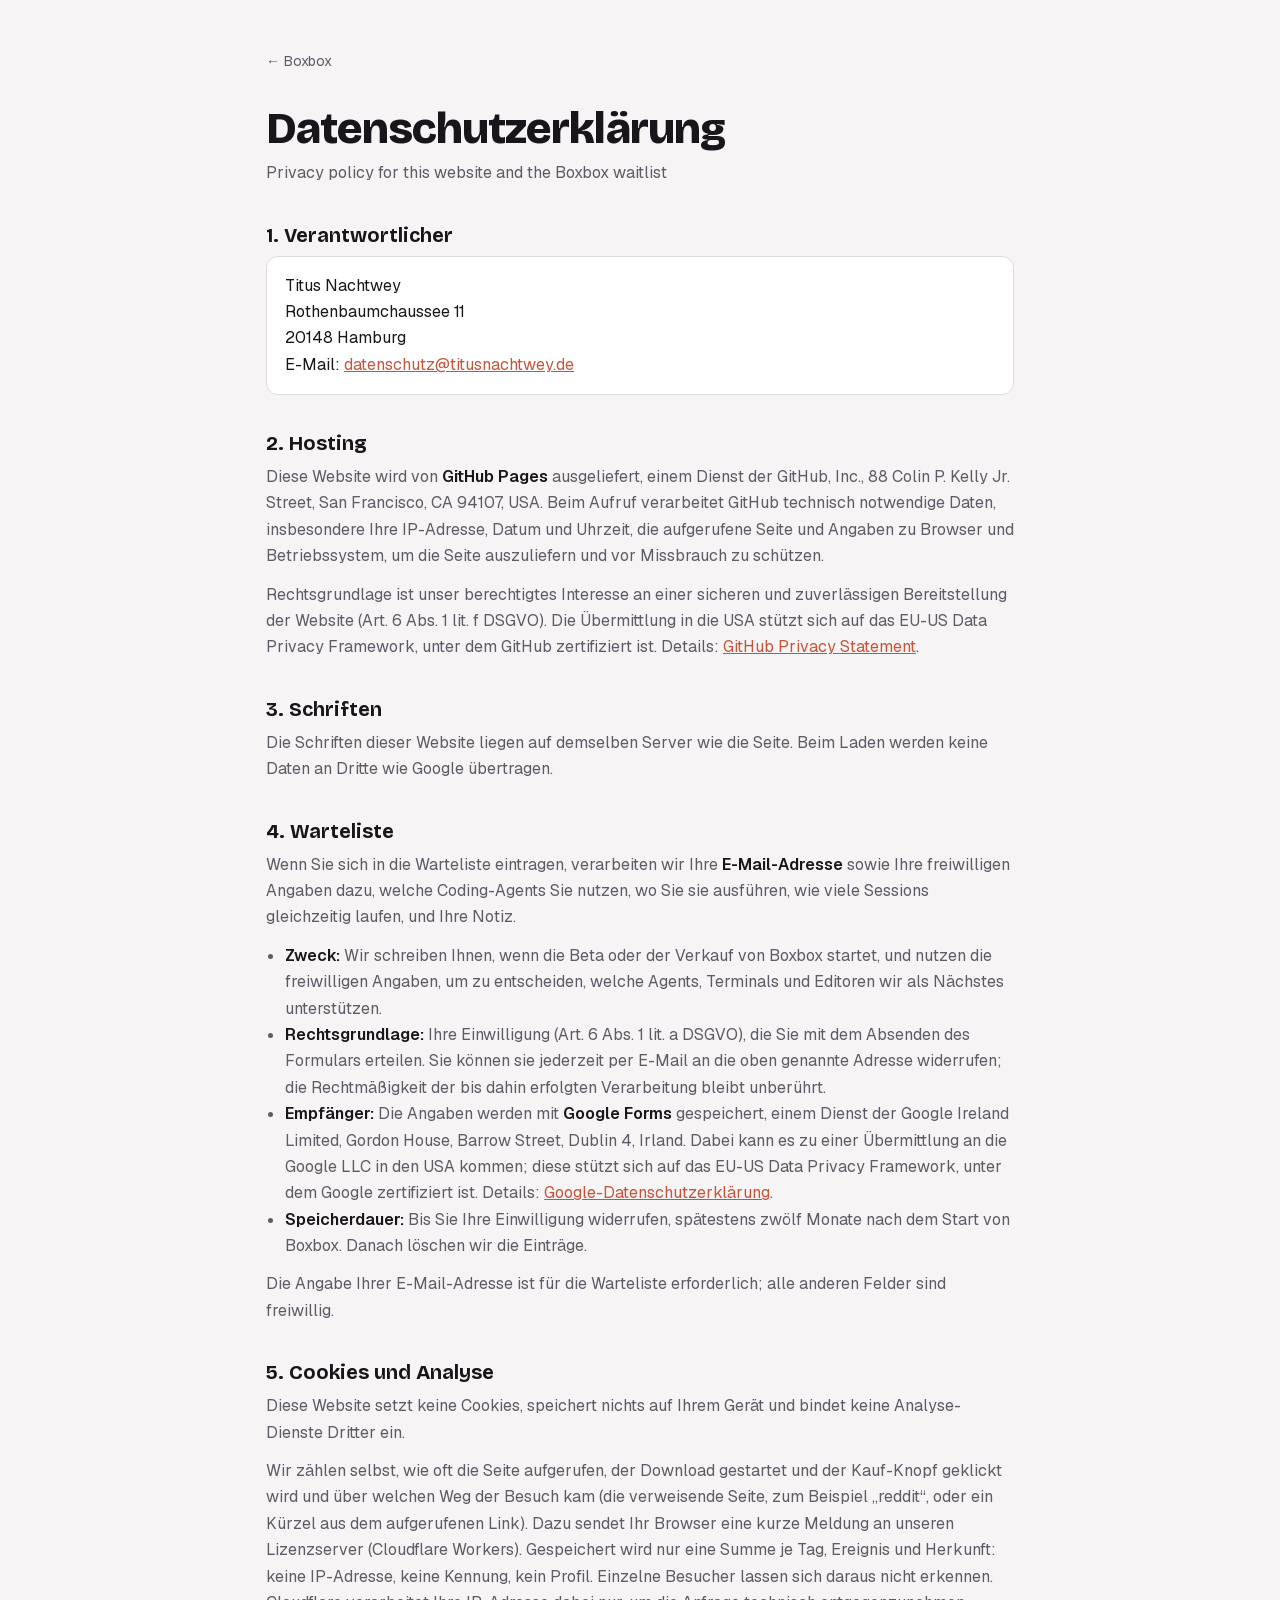
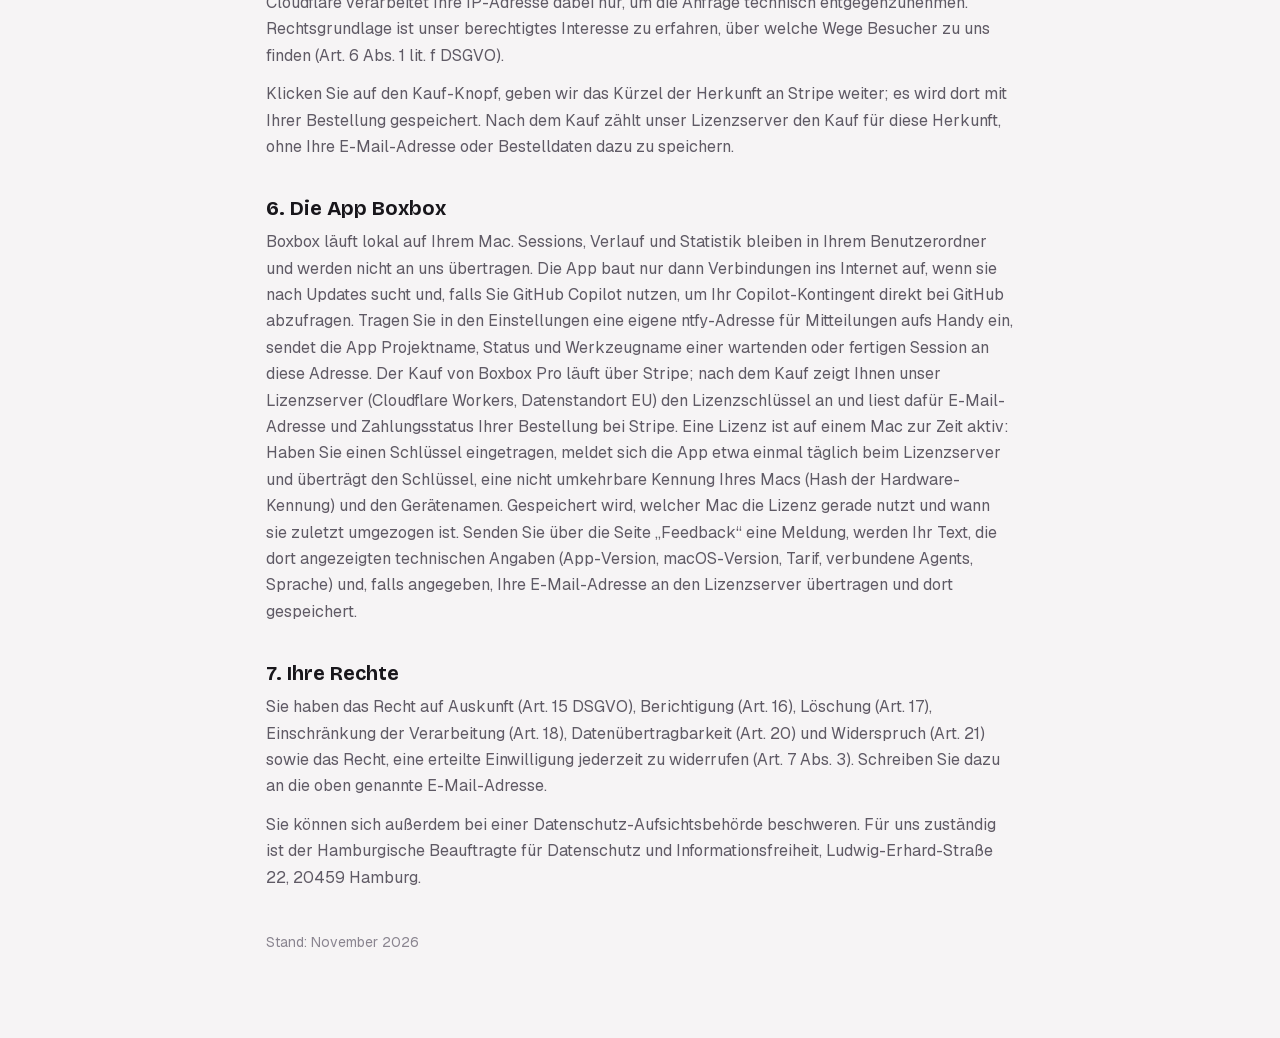
<file: datenschutz.html>
<!doctype html>
<html lang="de">
<head>
<meta charset="utf-8">
<meta name="viewport" content="width=device-width, initial-scale=1, viewport-fit=cover">
<title>Datenschutz · Boxbox</title>
<meta name="robots" content="noindex">
<link rel="stylesheet" href="fonts/fonts.css">
<link rel="stylesheet" href="legal.css">
</head>
<body>
<main>
  <a class="back" href="./">← Boxbox</a>
  <h1>Datenschutzerklärung</h1>
  <p class="sub">Privacy policy for this website and the Boxbox waitlist</p>

  <h2>1. Verantwortlicher</h2>
  <address>
    Titus Nachtwey<br>
    Rothenbaumchaussee 11<br>
    20148 Hamburg<br>
    E-Mail: <a href="mailto:datenschutz@titusnachtwey.de">datenschutz@titusnachtwey.de</a>
  </address>

  <h2>2. Hosting</h2>
  <p>Diese Website wird von <strong>GitHub Pages</strong> ausgeliefert, einem Dienst der GitHub, Inc., 88 Colin P. Kelly Jr. Street, San Francisco, CA 94107, USA. Beim Aufruf verarbeitet GitHub technisch notwendige Daten, insbesondere Ihre IP-Adresse, Datum und Uhrzeit, die aufgerufene Seite und Angaben zu Browser und Betriebssystem, um die Seite auszuliefern und vor Missbrauch zu schützen.</p>
  <p>Rechtsgrundlage ist unser berechtigtes Interesse an einer sicheren und zuverlässigen Bereitstellung der Website (Art. 6 Abs. 1 lit. f DSGVO). Die Übermittlung in die USA stützt sich auf das EU-US Data Privacy Framework, unter dem GitHub zertifiziert ist. Details: <a href="https://docs.github.com/site-policy/privacy-policies/github-general-privacy-statement">GitHub Privacy Statement</a>.</p>

  <h2>3. Schriften</h2>
  <p>Die Schriften dieser Website liegen auf demselben Server wie die Seite. Beim Laden werden keine Daten an Dritte wie Google übertragen.</p>

  <h2>4. Warteliste</h2>
  <p>Wenn Sie sich in die Warteliste eintragen, verarbeiten wir Ihre <strong>E-Mail-Adresse</strong> sowie Ihre freiwilligen Angaben dazu, welche Coding-Agents Sie nutzen, wo Sie sie ausführen, wie viele Sessions gleichzeitig laufen, und Ihre Notiz.</p>
  <ul>
    <li><strong>Zweck:</strong> Wir schreiben Ihnen, wenn die Beta oder der Verkauf von Boxbox startet, und nutzen die freiwilligen Angaben, um zu entscheiden, welche Agents, Terminals und Editoren wir als Nächstes unterstützen.</li>
    <li><strong>Rechtsgrundlage:</strong> Ihre Einwilligung (Art. 6 Abs. 1 lit. a DSGVO), die Sie mit dem Absenden des Formulars erteilen. Sie können sie jederzeit per E-Mail an die oben genannte Adresse widerrufen; die Rechtmäßigkeit der bis dahin erfolgten Verarbeitung bleibt unberührt.</li>
    <li><strong>Empfänger:</strong> Die Angaben werden mit <strong>Google Forms</strong> gespeichert, einem Dienst der Google Ireland Limited, Gordon House, Barrow Street, Dublin 4, Irland. Dabei kann es zu einer Übermittlung an die Google LLC in den USA kommen; diese stützt sich auf das EU-US Data Privacy Framework, unter dem Google zertifiziert ist. Details: <a href="https://policies.google.com/privacy">Google-Datenschutzerklärung</a>.</li>
    <li><strong>Speicherdauer:</strong> Bis Sie Ihre Einwilligung widerrufen, spätestens zwölf Monate nach dem Start von Boxbox. Danach löschen wir die Einträge.</li>
  </ul>
  <p>Die Angabe Ihrer E-Mail-Adresse ist für die Warteliste erforderlich; alle anderen Felder sind freiwillig.</p>

  <h2>5. Cookies und Analyse</h2>
  <p>Diese Website setzt keine Cookies, speichert nichts auf Ihrem Gerät und bindet keine Analyse-Dienste Dritter ein.</p>
  <p>Wir zählen selbst, wie oft die Seite aufgerufen, der Download gestartet und der Kauf-Knopf geklickt wird und über welchen Weg der Besuch kam (die verweisende Seite, zum Beispiel „reddit“, oder ein Kürzel aus dem aufgerufenen Link). Dazu sendet Ihr Browser eine kurze Meldung an unseren Lizenzserver (Cloudflare Workers). Gespeichert wird nur eine Summe je Tag, Ereignis und Herkunft: keine IP-Adresse, keine Kennung, kein Profil. Einzelne Besucher lassen sich daraus nicht erkennen. Cloudflare verarbeitet Ihre IP-Adresse dabei nur, um die Anfrage technisch entgegenzunehmen. Rechtsgrundlage ist unser berechtigtes Interesse zu erfahren, über welche Wege Besucher zu uns finden (Art. 6 Abs. 1 lit. f DSGVO).</p>
  <p>Klicken Sie auf den Kauf-Knopf, geben wir das Kürzel der Herkunft an Stripe weiter; es wird dort mit Ihrer Bestellung gespeichert. Nach dem Kauf zählt unser Lizenzserver den Kauf für diese Herkunft, ohne Ihre E-Mail-Adresse oder Bestelldaten dazu zu speichern.</p>

  <h2>6. Die App Boxbox</h2>
  <p>Boxbox läuft lokal auf Ihrem Mac. Sessions, Verlauf und Statistik bleiben in Ihrem Benutzerordner und werden nicht an uns übertragen. Die App baut nur dann Verbindungen ins Internet auf, wenn sie nach Updates sucht und, falls Sie GitHub Copilot nutzen, um Ihr Copilot-Kontingent direkt bei GitHub abzufragen. Tragen Sie in den Einstellungen eine eigene ntfy-Adresse für Mitteilungen aufs Handy ein, sendet die App Projektname, Status und Werkzeugname einer wartenden oder fertigen Session an diese Adresse. Der Kauf von Boxbox Pro läuft über Stripe; nach dem Kauf zeigt Ihnen unser Lizenzserver (Cloudflare Workers, Datenstandort EU) den Lizenzschlüssel an und liest dafür E-Mail-Adresse und Zahlungsstatus Ihrer Bestellung bei Stripe. Eine Lizenz ist auf einem Mac zur Zeit aktiv: Haben Sie einen Schlüssel eingetragen, meldet sich die App etwa einmal täglich beim Lizenzserver und überträgt den Schlüssel, eine nicht umkehrbare Kennung Ihres Macs (Hash der Hardware-Kennung) und den Gerätenamen. Gespeichert wird, welcher Mac die Lizenz gerade nutzt und wann sie zuletzt umgezogen ist. Senden Sie über die Seite „Feedback“ eine Meldung, werden Ihr Text, die dort angezeigten technischen Angaben (App-Version, macOS-Version, Tarif, verbundene Agents, Sprache) und, falls angegeben, Ihre E-Mail-Adresse an den Lizenzserver übertragen und dort gespeichert.</p>

  <h2>7. Ihre Rechte</h2>
  <p>Sie haben das Recht auf Auskunft (Art. 15 DSGVO), Berichtigung (Art. 16), Löschung (Art. 17), Einschränkung der Verarbeitung (Art. 18), Datenübertragbarkeit (Art. 20) und Widerspruch (Art. 21) sowie das Recht, eine erteilte Einwilligung jederzeit zu widerrufen (Art. 7 Abs. 3). Schreiben Sie dazu an die oben genannte E-Mail-Adresse.</p>
  <p>Sie können sich außerdem bei einer Datenschutz-Aufsichtsbehörde beschweren. Für uns zuständig ist der Hamburgische Beauftragte für Datenschutz und Informationsfreiheit, Ludwig-Erhard-Straße 22, 20459 Hamburg.</p>

  <p class="stand">Stand: November 2026</p>
</main>
</body>
</html>
</file>
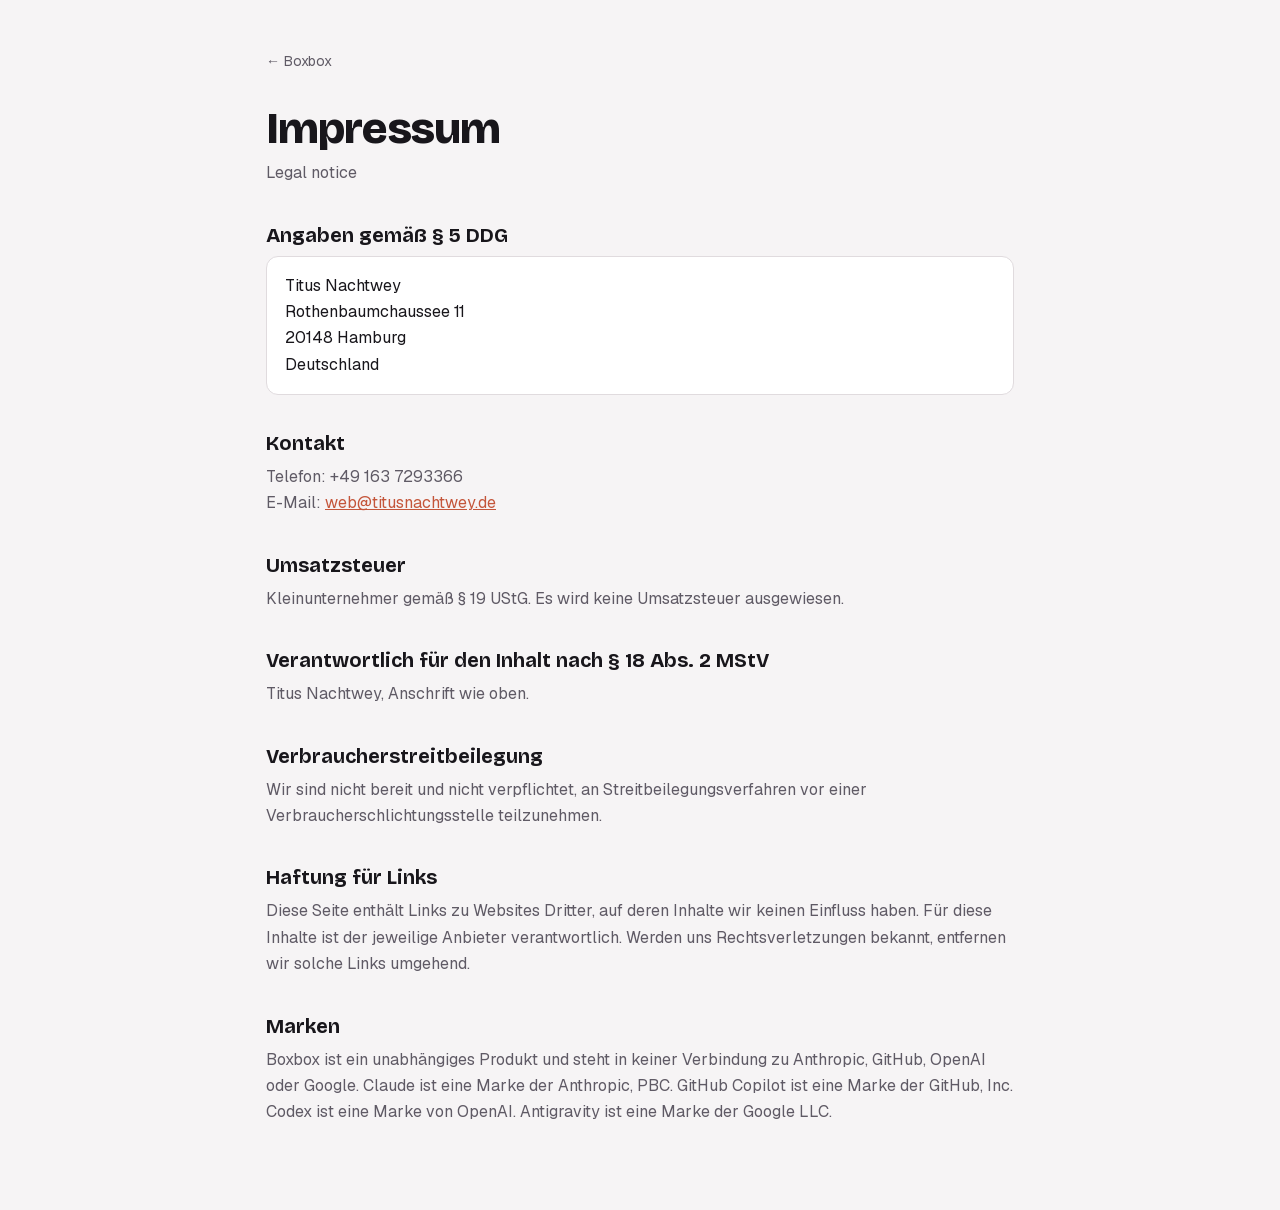
<file: impressum.html>
<!doctype html>
<html lang="de">
<head>
<meta charset="utf-8">
<meta name="viewport" content="width=device-width, initial-scale=1, viewport-fit=cover">
<title>Impressum · Boxbox</title>
<meta name="robots" content="noindex">
<link rel="stylesheet" href="fonts/fonts.css">
<link rel="stylesheet" href="legal.css">
</head>
<body>
<main>
  <a class="back" href="./">← Boxbox</a>
  <h1>Impressum</h1>
  <p class="sub">Legal notice</p>

  <h2>Angaben gemäß § 5 DDG</h2>
  <address>
    Titus Nachtwey<br>
    Rothenbaumchaussee 11<br>
    20148 Hamburg<br>
    Deutschland
  </address>

  <h2>Kontakt</h2>
  <p>Telefon: +49 163 7293366<br>
  E-Mail: <a href="mailto:web@titusnachtwey.de">web@titusnachtwey.de</a></p>

  <h2>Umsatzsteuer</h2>
  <p>Kleinunternehmer gemäß § 19 UStG. Es wird keine Umsatzsteuer ausgewiesen.</p>

  <h2>Verantwortlich für den Inhalt nach § 18 Abs. 2 MStV</h2>
  <p>Titus Nachtwey, Anschrift wie oben.</p>

  <h2>Verbraucherstreitbeilegung</h2>
  <p>Wir sind nicht bereit und nicht verpflichtet, an Streitbeilegungsverfahren vor einer Verbraucherschlichtungsstelle teilzunehmen.</p>

  <h2>Haftung für Links</h2>
  <p>Diese Seite enthält Links zu Websites Dritter, auf deren Inhalte wir keinen Einfluss haben. Für diese Inhalte ist der jeweilige Anbieter verantwortlich. Werden uns Rechtsverletzungen bekannt, entfernen wir solche Links umgehend.</p>

  <h2>Marken</h2>
  <p>Boxbox ist ein unabhängiges Produkt und steht in keiner Verbindung zu Anthropic, GitHub, OpenAI oder Google. Claude ist eine Marke der Anthropic, PBC. GitHub Copilot ist eine Marke der GitHub, Inc. Codex ist eine Marke von OpenAI. Antigravity ist eine Marke der Google LLC.</p>
</main>
</body>
</html>
</file>
<file: fonts/fonts.css>
/* latin-ext */
@font-face {
  font-family: 'Bricolage Grotesque';
  font-style: normal;
  font-weight: 500;
  font-stretch: 100%;
  font-display: swap;
  src: url(10d6a582947e.woff2) format('woff2');
  unicode-range: U+0100-02BA, U+02BD-02C5, U+02C7-02CC, U+02CE-02D7, U+02DD-02FF, U+0304, U+0308, U+0329, U+1D00-1DBF, U+1E00-1E9F, U+1EF2-1EFF, U+2020, U+20A0-20AB, U+20AD-20C4, U+2113, U+2C60-2C7F, U+A720-A7FF;
}
/* latin */
@font-face {
  font-family: 'Bricolage Grotesque';
  font-style: normal;
  font-weight: 500;
  font-stretch: 100%;
  font-display: swap;
  src: url(3b58e8bdf772.woff2) format('woff2');
  unicode-range: U+0000-00FF, U+0131, U+0152-0153, U+02BB-02BC, U+02C6, U+02DA, U+02DC, U+0304, U+0308, U+0329, U+2000-206F, U+20AC, U+2122, U+2191, U+2193, U+2212, U+2215, U+FEFF, U+FFFD;
}
/* latin-ext */
@font-face {
  font-family: 'Bricolage Grotesque';
  font-style: normal;
  font-weight: 700;
  font-stretch: 100%;
  font-display: swap;
  src: url(10d6a582947e.woff2) format('woff2');
  unicode-range: U+0100-02BA, U+02BD-02C5, U+02C7-02CC, U+02CE-02D7, U+02DD-02FF, U+0304, U+0308, U+0329, U+1D00-1DBF, U+1E00-1E9F, U+1EF2-1EFF, U+2020, U+20A0-20AB, U+20AD-20C4, U+2113, U+2C60-2C7F, U+A720-A7FF;
}
/* latin */
@font-face {
  font-family: 'Bricolage Grotesque';
  font-style: normal;
  font-weight: 700;
  font-stretch: 100%;
  font-display: swap;
  src: url(3b58e8bdf772.woff2) format('woff2');
  unicode-range: U+0000-00FF, U+0131, U+0152-0153, U+02BB-02BC, U+02C6, U+02DA, U+02DC, U+0304, U+0308, U+0329, U+2000-206F, U+20AC, U+2122, U+2191, U+2193, U+2212, U+2215, U+FEFF, U+FFFD;
}
/* latin-ext */
@font-face {
  font-family: 'Bricolage Grotesque';
  font-style: normal;
  font-weight: 800;
  font-stretch: 100%;
  font-display: swap;
  src: url(10d6a582947e.woff2) format('woff2');
  unicode-range: U+0100-02BA, U+02BD-02C5, U+02C7-02CC, U+02CE-02D7, U+02DD-02FF, U+0304, U+0308, U+0329, U+1D00-1DBF, U+1E00-1E9F, U+1EF2-1EFF, U+2020, U+20A0-20AB, U+20AD-20C4, U+2113, U+2C60-2C7F, U+A720-A7FF;
}
/* latin */
@font-face {
  font-family: 'Bricolage Grotesque';
  font-style: normal;
  font-weight: 800;
  font-stretch: 100%;
  font-display: swap;
  src: url(3b58e8bdf772.woff2) format('woff2');
  unicode-range: U+0000-00FF, U+0131, U+0152-0153, U+02BB-02BC, U+02C6, U+02DA, U+02DC, U+0304, U+0308, U+0329, U+2000-206F, U+20AC, U+2122, U+2191, U+2193, U+2212, U+2215, U+FEFF, U+FFFD;
}
/* latin-ext */
@font-face {
  font-family: 'Geist';
  font-style: normal;
  font-weight: 400;
  font-display: swap;
  src: url(e6da4874bc09.woff2) format('woff2');
  unicode-range: U+0100-02BA, U+02BD-02C5, U+02C7-02CC, U+02CE-02D7, U+02DD-02FF, U+0304, U+0308, U+0329, U+1D00-1DBF, U+1E00-1E9F, U+1EF2-1EFF, U+2020, U+20A0-20AB, U+20AD-20C4, U+2113, U+2C60-2C7F, U+A720-A7FF;
}
/* latin */
@font-face {
  font-family: 'Geist';
  font-style: normal;
  font-weight: 400;
  font-display: swap;
  src: url(edc7ad59a4fc.woff2) format('woff2');
  unicode-range: U+0000-00FF, U+0131, U+0152-0153, U+02BB-02BC, U+02C6, U+02DA, U+02DC, U+0304, U+0308, U+0329, U+2000-206F, U+20AC, U+2122, U+2191, U+2193, U+2212, U+2215, U+FEFF, U+FFFD;
}
/* latin-ext */
@font-face {
  font-family: 'Geist';
  font-style: normal;
  font-weight: 500;
  font-display: swap;
  src: url(e6da4874bc09.woff2) format('woff2');
  unicode-range: U+0100-02BA, U+02BD-02C5, U+02C7-02CC, U+02CE-02D7, U+02DD-02FF, U+0304, U+0308, U+0329, U+1D00-1DBF, U+1E00-1E9F, U+1EF2-1EFF, U+2020, U+20A0-20AB, U+20AD-20C4, U+2113, U+2C60-2C7F, U+A720-A7FF;
}
/* latin */
@font-face {
  font-family: 'Geist';
  font-style: normal;
  font-weight: 500;
  font-display: swap;
  src: url(edc7ad59a4fc.woff2) format('woff2');
  unicode-range: U+0000-00FF, U+0131, U+0152-0153, U+02BB-02BC, U+02C6, U+02DA, U+02DC, U+0304, U+0308, U+0329, U+2000-206F, U+20AC, U+2122, U+2191, U+2193, U+2212, U+2215, U+FEFF, U+FFFD;
}
/* latin-ext */
@font-face {
  font-family: 'Geist';
  font-style: normal;
  font-weight: 600;
  font-display: swap;
  src: url(e6da4874bc09.woff2) format('woff2');
  unicode-range: U+0100-02BA, U+02BD-02C5, U+02C7-02CC, U+02CE-02D7, U+02DD-02FF, U+0304, U+0308, U+0329, U+1D00-1DBF, U+1E00-1E9F, U+1EF2-1EFF, U+2020, U+20A0-20AB, U+20AD-20C4, U+2113, U+2C60-2C7F, U+A720-A7FF;
}
/* latin */
@font-face {
  font-family: 'Geist';
  font-style: normal;
  font-weight: 600;
  font-display: swap;
  src: url(edc7ad59a4fc.woff2) format('woff2');
  unicode-range: U+0000-00FF, U+0131, U+0152-0153, U+02BB-02BC, U+02C6, U+02DA, U+02DC, U+0304, U+0308, U+0329, U+2000-206F, U+20AC, U+2122, U+2191, U+2193, U+2212, U+2215, U+FEFF, U+FFFD;
}
/* latin-ext */
@font-face {
  font-family: 'Geist Mono';
  font-style: normal;
  font-weight: 400;
  font-display: swap;
  src: url(afda9bccb242.woff2) format('woff2');
  unicode-range: U+0100-02BA, U+02BD-02C5, U+02C7-02CC, U+02CE-02D7, U+02DD-02FF, U+0304, U+0308, U+0329, U+1D00-1DBF, U+1E00-1E9F, U+1EF2-1EFF, U+2020, U+20A0-20AB, U+20AD-20C4, U+2113, U+2C60-2C7F, U+A720-A7FF;
}
/* latin */
@font-face {
  font-family: 'Geist Mono';
  font-style: normal;
  font-weight: 400;
  font-display: swap;
  src: url(01c0aaee1ceb.woff2) format('woff2');
  unicode-range: U+0000-00FF, U+0131, U+0152-0153, U+02BB-02BC, U+02C6, U+02DA, U+02DC, U+0304, U+0308, U+0329, U+2000-206F, U+20AC, U+2122, U+2191, U+2193, U+2212, U+2215, U+FEFF, U+FFFD;
}
/* latin-ext */
@font-face {
  font-family: 'Geist Mono';
  font-style: normal;
  font-weight: 500;
  font-display: swap;
  src: url(afda9bccb242.woff2) format('woff2');
  unicode-range: U+0100-02BA, U+02BD-02C5, U+02C7-02CC, U+02CE-02D7, U+02DD-02FF, U+0304, U+0308, U+0329, U+1D00-1DBF, U+1E00-1E9F, U+1EF2-1EFF, U+2020, U+20A0-20AB, U+20AD-20C4, U+2113, U+2C60-2C7F, U+A720-A7FF;
}
/* latin */
@font-face {
  font-family: 'Geist Mono';
  font-style: normal;
  font-weight: 500;
  font-display: swap;
  src: url(01c0aaee1ceb.woff2) format('woff2');
  unicode-range: U+0000-00FF, U+0131, U+0152-0153, U+02BB-02BC, U+02C6, U+02DA, U+02DC, U+0304, U+0308, U+0329, U+2000-206F, U+20AC, U+2122, U+2191, U+2193, U+2212, U+2215, U+FEFF, U+FFFD;
}
</file>
<file: legal.css>
/* Rechtstexte: dieselben Farben und Schriften wie die Landingpage, nur ruhiger. */
:root {
  color-scheme: dark;
  --ink: #0E0D10;
  --raised: #17151A;
  --line: #2B2830;
  --text: #F3F1F2;
  --muted: #9C97A1;
  --faint: #6A6570;
  --coral: #E8836A;
  --display: "Bricolage Grotesque", "Avenir Next", "Helvetica Neue", Arial, sans-serif;
  --body: "Geist", -apple-system, BlinkMacSystemFont, "Helvetica Neue", Arial, sans-serif;
}
@media (prefers-color-scheme: light) {
  :root:not([data-theme="dark"]) {
    color-scheme: light;
    --ink: #F6F4F5; --raised: #FFFFFF; --line: #E0DBDE; --text: #18161B; --muted: #5F5A65; --faint: #8A8590; --coral: #C4553A;
  }
}
:root[data-theme="light"] {
  color-scheme: light;
  --ink: #F6F4F5; --raised: #FFFFFF; --line: #E0DBDE; --text: #18161B; --muted: #5F5A65; --faint: #8A8590; --coral: #C4553A;
}
* { box-sizing: border-box; }
body { margin: 0; background: var(--ink); color: var(--text); font: 400 16px/1.65 var(--body); padding-inline: 20px; }
main { max-width: 68ch; margin: 0 auto; padding-block: 48px 72px; }
a { color: var(--coral); }
a:focus-visible { outline: 2px solid var(--coral); outline-offset: 2px; border-radius: 4px; }
.back { display: inline-block; margin-bottom: 32px; color: var(--muted); text-decoration: none; font-size: 14px; }
.back:hover { color: var(--text); }
h1 { font: 800 clamp(2rem, 5vw, 2.8rem)/1.05 var(--display); letter-spacing: -0.02em; margin: 0 0 8px; text-wrap: balance; }
.sub { color: var(--muted); margin: 0 0 36px; }
h2 { font: 700 1.25rem/1.25 var(--display); margin: 36px 0 8px; }
p, ul { margin: 0 0 12px; color: var(--muted); }
p strong, li strong { color: var(--text); font-weight: 600; }
ul { padding-left: 1.2em; }
address { font-style: normal; color: var(--text); padding: 16px 18px; border: 1px solid var(--line); border-radius: 12px; background: var(--raised); margin: 0 0 12px; }
.stand { margin-top: 40px; font-size: 14px; color: var(--faint); }
</file>
